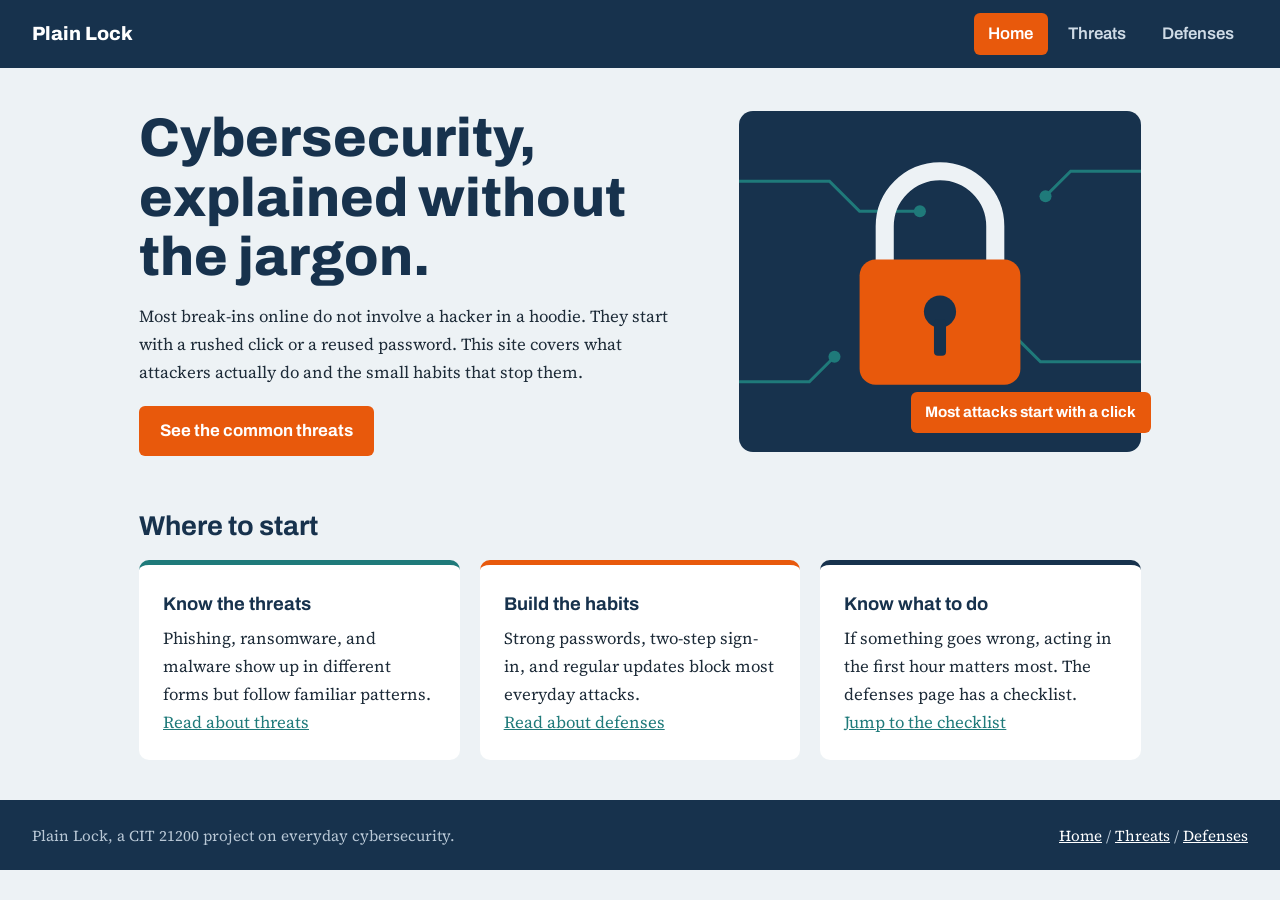
<file: index.html>
<!DOCTYPE html>
<html lang="en">
<head>
<meta charset="utf-8">
<meta name="viewport" content="width=device-width, initial-scale=1">
<title>Home | Plain Lock</title>
<link rel="preconnect" href="https://fonts.googleapis.com">
<link href="https://fonts.googleapis.com/css2?family=Archivo:wght@600;700;800&family=Source+Serif+4:ital,wght@0,400;0,600;1,400&display=swap" rel="stylesheet">
<link rel="stylesheet" href="style.css">
</head>
<body>
<header>
  <a class="brand" href="index.html">Plain Lock</a>
  <nav>
    <a href="index.html" aria-current="page">Home</a>
    <a href="threats.html">Threats</a>
    <a href="defenses.html">Defenses</a>
  </nav>
</header>
<main>
<section class="hero">
  <div class="hero-text">
    <h1>Cybersecurity, explained without the jargon.</h1>
    <p>Most break-ins online do not involve a hacker in a hoodie. They start with a rushed click or a reused password. This site covers what attackers actually do and the small habits that stop them.</p>
    <a class="button" href="threats.html">See the common threats</a>
  </div>
  <div class="hero-art">
    <img src="images/lock.svg" alt="A padlock drawn with circuit lines">
    <span class="chip">Most attacks start with a click</span>
  </div>
</section>
<section>
  <h2>Where to start</h2>
  <div class="cards">
    <article class="card"><h3>Know the threats</h3><p>Phishing, ransomware, and malware show up in different forms but follow familiar patterns.</p><p><a href="threats.html">Read about threats</a></p></article>
    <article class="card"><h3>Build the habits</h3><p>Strong passwords, two-step sign-in, and regular updates block most everyday attacks.</p><p><a href="defenses.html">Read about defenses</a></p></article>
    <article class="card"><h3>Know what to do</h3><p>If something goes wrong, acting in the first hour matters most. The defenses page has a checklist.</p><p><a href="defenses.html#response">Jump to the checklist</a></p></article>
  </div>
</section>
</main>
<footer>
  <span>Plain Lock, a CIT 21200 project on everyday cybersecurity.</span>
  <span><a href="index.html">Home</a> / <a href="threats.html">Threats</a> / <a href="defenses.html">Defenses</a></span>
</footer>
</body>
</html>
</file>
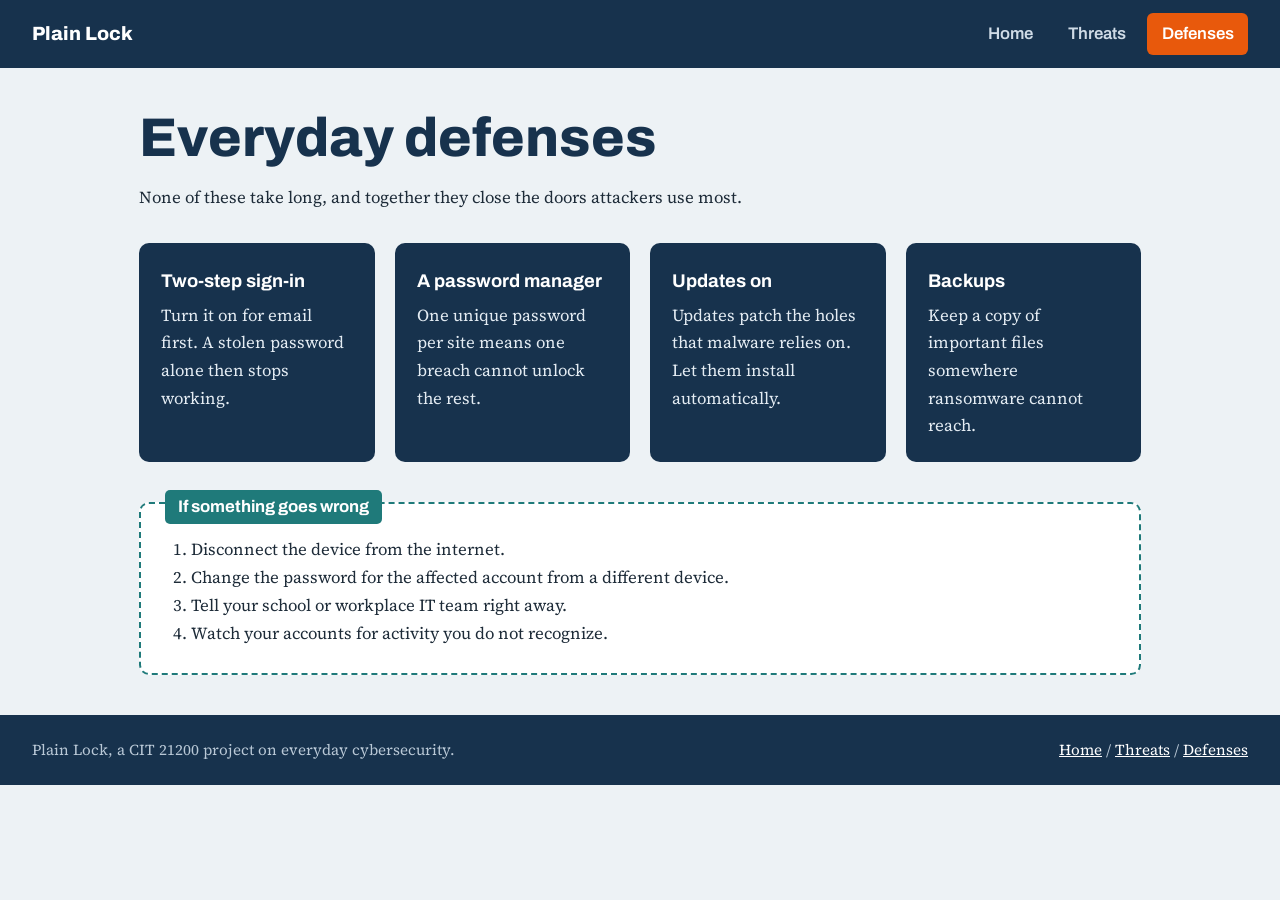
<file: defenses.html>
<!DOCTYPE html>
<html lang="en">
<head>
<meta charset="utf-8">
<meta name="viewport" content="width=device-width, initial-scale=1">
<title>Defenses | Plain Lock</title>
<link rel="preconnect" href="https://fonts.googleapis.com">
<link href="https://fonts.googleapis.com/css2?family=Archivo:wght@600;700;800&family=Source+Serif+4:ital,wght@0,400;0,600;1,400&display=swap" rel="stylesheet">
<link rel="stylesheet" href="style.css">
</head>
<body>
<header>
  <a class="brand" href="index.html">Plain Lock</a>
  <nav>
    <a href="index.html">Home</a>
    <a href="threats.html">Threats</a>
    <a href="defenses.html" aria-current="page">Defenses</a>
  </nav>
</header>
<main>
<div class="page-title">
  <h1>Everyday defenses</h1>
  <p>None of these take long, and together they close the doors attackers use most.</p>
</div>
<div class="tiles">
  <div class="tile"><h3>Two-step sign-in</h3><p>Turn it on for email first. A stolen password alone then stops working.</p></div>
  <div class="tile"><h3>A password manager</h3><p>One unique password per site means one breach cannot unlock the rest.</p></div>
  <div class="tile"><h3>Updates on</h3><p>Updates patch the holes that malware relies on. Let them install automatically.</p></div>
  <div class="tile"><h3>Backups</h3><p>Keep a copy of important files somewhere ransomware cannot reach.</p></div>
</div>
<section class="panel" id="response">
  <span class="tag">If something goes wrong</span>
  <ol>
    <li>Disconnect the device from the internet.</li>
    <li>Change the password for the affected account from a different device.</li>
    <li>Tell your school or workplace IT team right away.</li>
    <li>Watch your accounts for activity you do not recognize.</li>
  </ol>
</section>
</main>
<footer>
  <span>Plain Lock, a CIT 21200 project on everyday cybersecurity.</span>
  <span><a href="index.html">Home</a> / <a href="threats.html">Threats</a> / <a href="defenses.html">Defenses</a></span>
</footer>
</body>
</html>
</file>
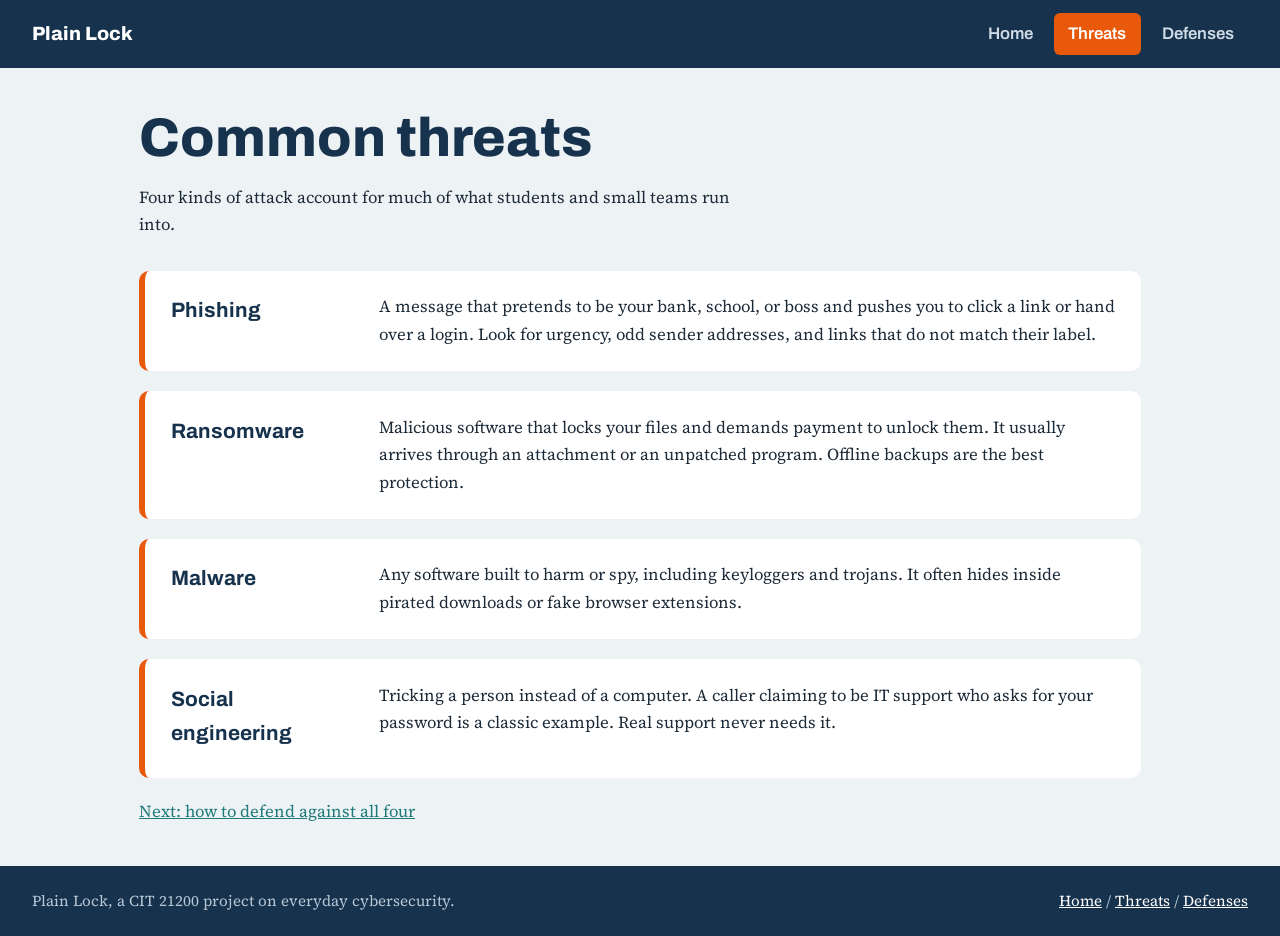
<file: threats.html>
<!DOCTYPE html>
<html lang="en">
<head>
<meta charset="utf-8">
<meta name="viewport" content="width=device-width, initial-scale=1">
<title>Threats | Plain Lock</title>
<link rel="preconnect" href="https://fonts.googleapis.com">
<link href="https://fonts.googleapis.com/css2?family=Archivo:wght@600;700;800&family=Source+Serif+4:ital,wght@0,400;0,600;1,400&display=swap" rel="stylesheet">
<link rel="stylesheet" href="style.css">
</head>
<body>
<header>
  <a class="brand" href="index.html">Plain Lock</a>
  <nav>
    <a href="index.html">Home</a>
    <a href="threats.html" aria-current="page">Threats</a>
    <a href="defenses.html">Defenses</a>
  </nav>
</header>
<main>
<div class="page-title">
  <h1>Common threats</h1>
  <p>Four kinds of attack account for much of what students and small teams run into.</p>
</div>
<article class="threat"><h3>Phishing</h3><p>A message that pretends to be your bank, school, or boss and pushes you to click a link or hand over a login. Look for urgency, odd sender addresses, and links that do not match their label.</p></article>
<article class="threat"><h3>Ransomware</h3><p>Malicious software that locks your files and demands payment to unlock them. It usually arrives through an attachment or an unpatched program. Offline backups are the best protection.</p></article>
<article class="threat"><h3>Malware</h3><p>Any software built to harm or spy, including keyloggers and trojans. It often hides inside pirated downloads or fake browser extensions.</p></article>
<article class="threat"><h3>Social engineering</h3><p>Tricking a person instead of a computer. A caller claiming to be IT support who asks for your password is a classic example. Real support never needs it.</p></article>
<p><a href="defenses.html">Next: how to defend against all four</a></p>
</main>
<footer>
  <span>Plain Lock, a CIT 21200 project on everyday cybersecurity.</span>
  <span><a href="index.html">Home</a> / <a href="threats.html">Threats</a> / <a href="defenses.html">Defenses</a></span>
</footer>
</body>
</html>
</file>
<file: style.css>
:root{
  --navy:#17324d; --teal:#1f7a7a; --signal:#e8590c; --mist:#edf2f5; --paper:#ffffff; --ink:#1d2b38;
  --gap:1.25rem;
}
*{box-sizing:border-box;margin:0;padding:0}
body{font-family:"Source Serif 4",Georgia,serif;line-height:1.65;color:var(--ink);background:var(--mist);font-size:1.05rem}
h1,h2,h3,.brand,nav a{font-family:"Archivo",Arial,sans-serif}
h1{font-size:clamp(2rem,5vw,3.4rem);line-height:1.1;color:var(--navy);font-weight:800;margin-bottom:1rem}
h2{font-size:1.7rem;color:var(--navy);margin-bottom:.75rem}
h3{font-size:1.15rem;color:var(--navy);margin-bottom:.35rem}
a{color:var(--teal)}
a:focus-visible,button:focus-visible{outline:3px solid var(--signal);outline-offset:3px}

/* header: sticky positioning keeps nav in view */
header{position:sticky;top:0;z-index:10;background:var(--navy);display:flex;justify-content:space-between;align-items:center;padding:.8rem 2rem}
.brand{color:var(--paper);font-weight:800;font-size:1.2rem;text-decoration:none}
nav{display:flex;gap:.4rem}
nav a{color:#cfdbe6;text-decoration:none;padding:.45rem .9rem;border-radius:6px;font-weight:600}
nav a:hover{background:rgba(255,255,255,.12);color:var(--paper)}
nav a[aria-current="page"]{background:var(--signal);color:var(--paper)}

main{max-width:1050px;margin:0 auto;padding:2.5rem 1.5rem}
.hero{display:flex;align-items:center;gap:3rem;margin-bottom:3rem}
.hero-text{flex:1 1 55%}
.hero-text p{max-width:34rem}
.hero-art{flex:1 1 40%;position:relative}
.hero-art img{width:100%;display:block;border-radius:14px}
/* absolute chip pinned inside a relative parent */
.chip{position:absolute;right:-.6rem;bottom:1.2rem;background:var(--signal);color:var(--paper);font-family:"Archivo",sans-serif;font-weight:700;padding:.5rem .9rem;border-radius:6px;font-size:.95rem}

.button{display:inline-block;margin-top:1.2rem;background:var(--signal);color:var(--paper);padding:.7rem 1.3rem;border-radius:6px;text-decoration:none;font-family:"Archivo",sans-serif;font-weight:700}
.button:hover{background:#c64a08}

/* flexbox card row that wraps on its own */
.cards{display:flex;flex-wrap:wrap;gap:var(--gap)}
.card{flex:1 1 260px;background:var(--paper);padding:1.5rem;border-radius:10px;border-top:5px solid var(--teal)}
.card:nth-child(2){border-top-color:var(--signal)}
.card:nth-child(3){border-top-color:var(--navy)}

.page-title{margin-bottom:2rem;max-width:38rem}
.threat{display:flex;gap:2rem;background:var(--paper);padding:1.4rem 1.6rem;border-radius:10px;margin-bottom:var(--gap);border-left:6px solid var(--signal)}
.threat h3{flex:0 0 11rem;font-size:1.3rem}
.threat p{flex:1}

.tiles{display:flex;flex-wrap:wrap;gap:var(--gap);margin-bottom:2.5rem}
.tile{flex:1 1 220px;background:var(--navy);color:#e4ecf3;padding:1.4rem;border-radius:10px}
.tile h3{color:var(--paper)}
.panel{position:relative;background:var(--paper);padding:2rem 1.8rem 1.6rem;border-radius:10px;border:2px dashed var(--teal)}
.panel .tag{position:absolute;top:-.9rem;left:1.5rem;background:var(--teal);color:var(--paper);font-family:"Archivo",sans-serif;font-weight:700;padding:.2rem .8rem;border-radius:5px}
.panel ol{margin-left:1.3rem}

footer{display:flex;justify-content:space-between;flex-wrap:wrap;gap:1rem;background:var(--navy);color:#b9c8d6;padding:1.4rem 2rem;font-size:.95rem}
footer a{color:#fff}

/* tablet */
@media (max-width:800px){
  .hero{flex-direction:column;gap:2rem}
  .hero-art{width:100%}
  .threat{flex-direction:column;gap:.4rem}
  .threat h3{flex:none}
}
/* phone */
@media (max-width:520px){
  header{flex-direction:column;gap:.6rem;padding:.8rem 1rem}
  nav{width:100%;justify-content:space-between}
  nav a{padding:.45rem .6rem;font-size:.95rem}
  main{padding:1.5rem 1rem}
  .chip{right:.6rem}
}
</file>
